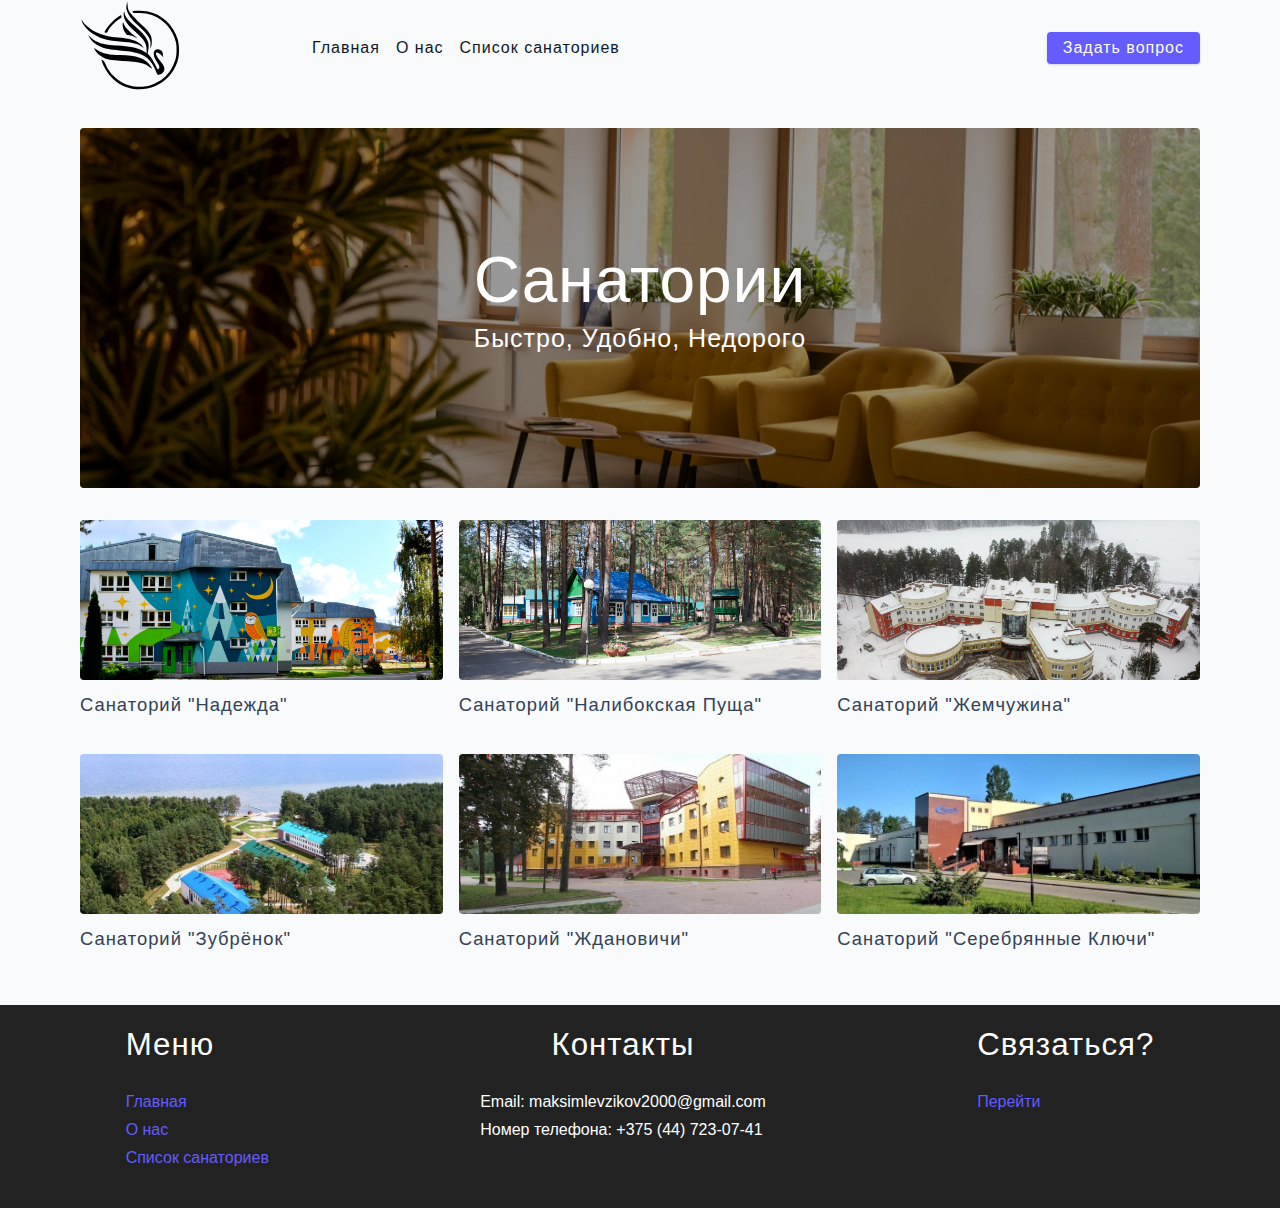
<file: index.html>
<!DOCTYPE html>
<html lang="en">
  <head>
    <meta charset="UTF-8" />
    <meta http-equiv="X-UA-Compatible" content="IE=edge" />
    <meta name="viewport" content="width=device-width, initial-scale=1.0" />
    <title>Санатории || Главная</title>
    <!-- favicon -->
    <link rel="shortcut icon" href="./assets/favicon.ico" type="image/x-icon" />
    <!-- normalize -->
    <link rel="stylesheet" href="./css/normalize.css" />
    <link
      rel="stylesheet"
      href="https://cdnjs.cloudflare.com/ajax/libs/font-awesome/5.14.0/css/all.min.css" />
    <script defer src="./js/burger.js"></script>
    <!-- main css -->
    <link rel="stylesheet" href="./css/main.css" />
    <link href='https://fonts.googleapis.com/css?family=Raleway' rel='stylesheet'>
  </head>
  <body>
    <!-- nav  -->
    <nav class="navbar">
      <div class="nav-center">
        <div class="nav-header">
          <a href="index.html" class="nav-logo">
            <img src="./assets/logo.svg" alt="sanatoriy" />
          </a>
          <button class="nav-btn btn">
            <i class="fas fa-align-justify"></i>
          </button>
        </div>
        <div class="nav-links">
          <a href="index.html" class="nav-link"> Главная </a>
          <a href="about.html" class="nav-link"> О нас </a>
          <a href="tags.html" class="nav-link"> Список санаториев </a>

          <div class="nav-link contact-link">
            <a href="contact.html" class="btn"> Задать вопрос </a>
          </div>
        </div>
      </div>
    </nav>
    <!-- end of nav -->
    <!-- main -->
    <main class="page">
      <!-- header -->
      <header class="hero">
        <div class="hero-container">
          <div class="hero-text">
            <h1>Санатории</h1>
            <h4>Быстро, удобно, недорого</h4>
          </div>
        </div>
      </header>
      <!-- end of header -->
      <section class="sanatoriys-container">
        <div class="sanatoriys-list">
          <a href="description.html#1" class="sanatoriy">
            <img src="./assets/sanatoriy1.jpg" class="img sanatoriy-img" alt="" />
            <h5>Санаторий "Надежда"</h5>
            <p></p>
          </a>
          <a href="description.html#2" class="sanatoriy">
            <img src="./assets/sanatoriy2.jpg" class="img sanatoriy-img" alt="" />
            <h5>Санаторий "Налибокская пуща"</h5>
            <p></p>
          </a>
          <a href="description.html#3" class="sanatoriy">
            <img src="./assets/sanatoriy3.jpg" class="img sanatoriy-img" alt="" />
            <h5>Санаторий "Жемчужина"</h5>
            <p></p>
          </a>
          <a href="description.html#4" class="sanatoriy">
            <img src="./assets/sanatoriy4.jpg" class="img sanatoriy-img" alt="" />
            <h5>Санаторий "Зубрёнок"</h5>
            <p></p>
          </a>
          <a href="description.html" class="sanatoriy">
            <img src="./assets/sanatoriy5.jpg" class="img sanatoriy-img" alt="" />
            <h5>Санаторий "Ждановичи"</h5>
            <p></p>
          </a>
          <a href="description.html" class="sanatoriy">
            <img src="./assets/sanatoriy6.jpg" class="img sanatoriy-img" alt="" />
            <h5>Санаторий "Серебрянные ключи"</h5>
            <p></p>
          </a>
        </div>
      </section>
    </main>
    <!-- end of main -->
    <!-- footer -->
    <footer class="page-footer">
      <div class="footer-navigation">
        <h3>Меню</h3>
        <ul>
          <li><a href="index.html">Главная</a></li>
          <li><a href="about.html">О нас</a></li>
          <li><a href="tags.html">Список санаториев</a></li>
        </ul>
      </div>
      <div class="footer-contact">
        <h3>Контакты</h3>
        <p>Email: maksimlevzikov2000@gmail.com</p>
        <p>Номер телефона: +375 (44) 723-07-41</p>
      </div>
      <div class="footer-social">
        <h3>Связаться?</h3>
        <ul>
          <li><a href="contact.html">Перейти</a></li>
        </ul>
      </div>
    </footer>
    <!-- </footer> -->
  </body>
</html>
</file>
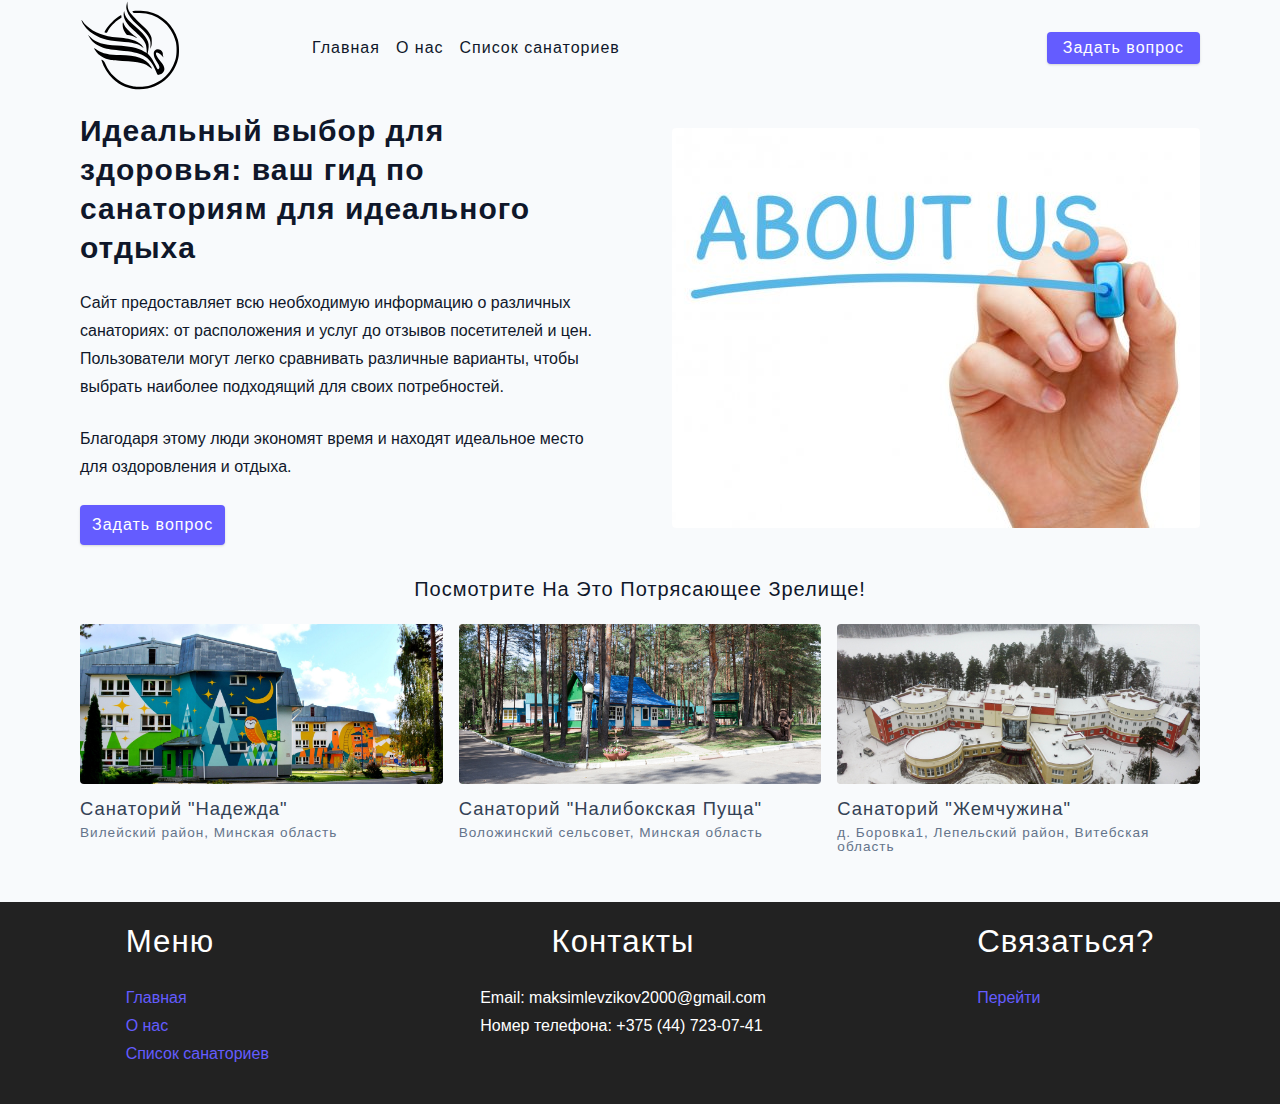
<file: about.html>
<!DOCTYPE html>
<html lang="en">
  <head>
    <meta charset="UTF-8" />
    <meta http-equiv="X-UA-Compatible" content="IE=edge" />
    <meta name="viewport" content="width=device-width, initial-scale=1.0" />
    <title>Санатории || О нас</title>
    <!-- favicon -->
    <link rel="shortcut icon" href="./assets/favicon.ico" type="image/x-icon" />
    <!-- normalize -->
    <link rel="stylesheet" href="./css/normalize.css" />
    <link
      rel="stylesheet"
      href="https://cdnjs.cloudflare.com/ajax/libs/font-awesome/5.14.0/css/all.min.css"/>
    <script defer src="./js/burger.js"></script>
    <!-- main css -->
    <link rel="stylesheet" href="./css/main.css" />
    <link href='https://fonts.googleapis.com/css?family=Raleway' rel='stylesheet'>
  </head>
  <body>
    <!-- header  -->
    <header>
      <nav class="navbar">
        <div class="nav-center">
          <div class="nav-header">
            <a href="index.html" class="nav-logo">
              <img src="./assets/logo.svg" alt="sanatoriy" />
            </a>
            <button class="nav-btn btn">
              <i class="fas fa-align-justify"></i>
            </button>
          </div>
          <div class="nav-links">
            <a href="index.html" class="nav-link"> Главная </a>
            <a href="about.html" class="nav-link"> О нас </a>
            <a href="tags.html" class="nav-link"> Список санаториев </a>
  
            <div class="nav-link contact-link">
              <a href="contact.html" class="btn"> Задать вопрос </a>
            </div>
          </div>
        </div>
      </nav>
    </header>
      <!-- end of header -->
    <main class="page">
      <section class="about-page">
        <article>
          <h2>Идеальный выбор для здоровья: ваш гид по санаториям для идеального отдыха</h2>
          <p>
            Сайт предоставляет всю необходимую информацию о различных санаториях: от расположения и услуг до отзывов посетителей и цен.
             Пользователи могут легко сравнивать различные варианты, чтобы выбрать наиболее подходящий для своих потребностей. 
          </p>
          <p>
            Благодаря этому люди экономят время и находят идеальное место для оздоровления и отдыха.
          </p>
          <a href="contact.html" class="btn"> Задать вопрос </a>
        </article>
        <!-- needs fixes -->
        <img
          src="./assets/about.jpg"
          class="img about-img"/>
      </section>
      <section class="featured-sanatoriys">
        <h5 class="featured-title">Посмотрите На Это Потрясающее Зрелище!</h5>
        <div class="sanatoriys-list">
          <!-- single sanatoriy -->
          <a href="description.html#1" class="sanatoriy">
            <img
              src="./assets/sanatoriy1.jpg"
              class="img sanatoriy-img"
              alt=""
            />
            <h5>Санаторий "Надежда"</h5>
            <p>Вилейский район, Минская область</p>
          </a>
          <!-- end of single sanatoriy -->
          <!-- single sanatoriy -->
          <a href="description.html#2" class="sanatoriy">
            <img
              src="./assets/sanatoriy2.jpg"
              class="img sanatoriy-img"
              alt=""
            />
            <h5>Санаторий "Налибокская пуща"</h5>
            <p>Воложинский сельсовет, Минская область</p>
          </a>
          <!-- end of single sanatoriy -->
          <!-- single sanatoriy -->
          <a href="description.html#3" class="sanatoriy">
            <img
              src="./assets/sanatoriy3.jpg"
              class="img sanatoriy-img"
              alt=""
            />
            <h5>Санаторий "Жемчужина"</h5>
            <p>д. Боровка1, Лепельский район, Витебская область</p>
          </a>
          <!-- end of single sanatoriy -->
        </div>
      </section>
    </main>
    <!-- footer -->
    <footer class="page-footer">
      <div class="footer-navigation">
        <h3>Меню</h3>
        <ul>
          <li><a href="index.html">Главная</a></li>
          <li><a href="about.html">О нас</a></li>
          <li><a href="tags.html">Список санаториев</a></li>
        </ul>
      </div>
      <div class="footer-contact">
        <h3>Контакты</h3>
        <p>Email: maksimlevzikov2000@gmail.com</p>
        <p>Номер телефона: +375 (44) 723-07-41</p>
      </div>
      <div class="footer-social">
        <h3>Связаться?</h3>
        <ul>
          <li><a href="contact.html">Перейти</a></li>
        </ul>
      </div>
    </footer>
    <!-- </footer> -->
  </body>
</html>
</file>
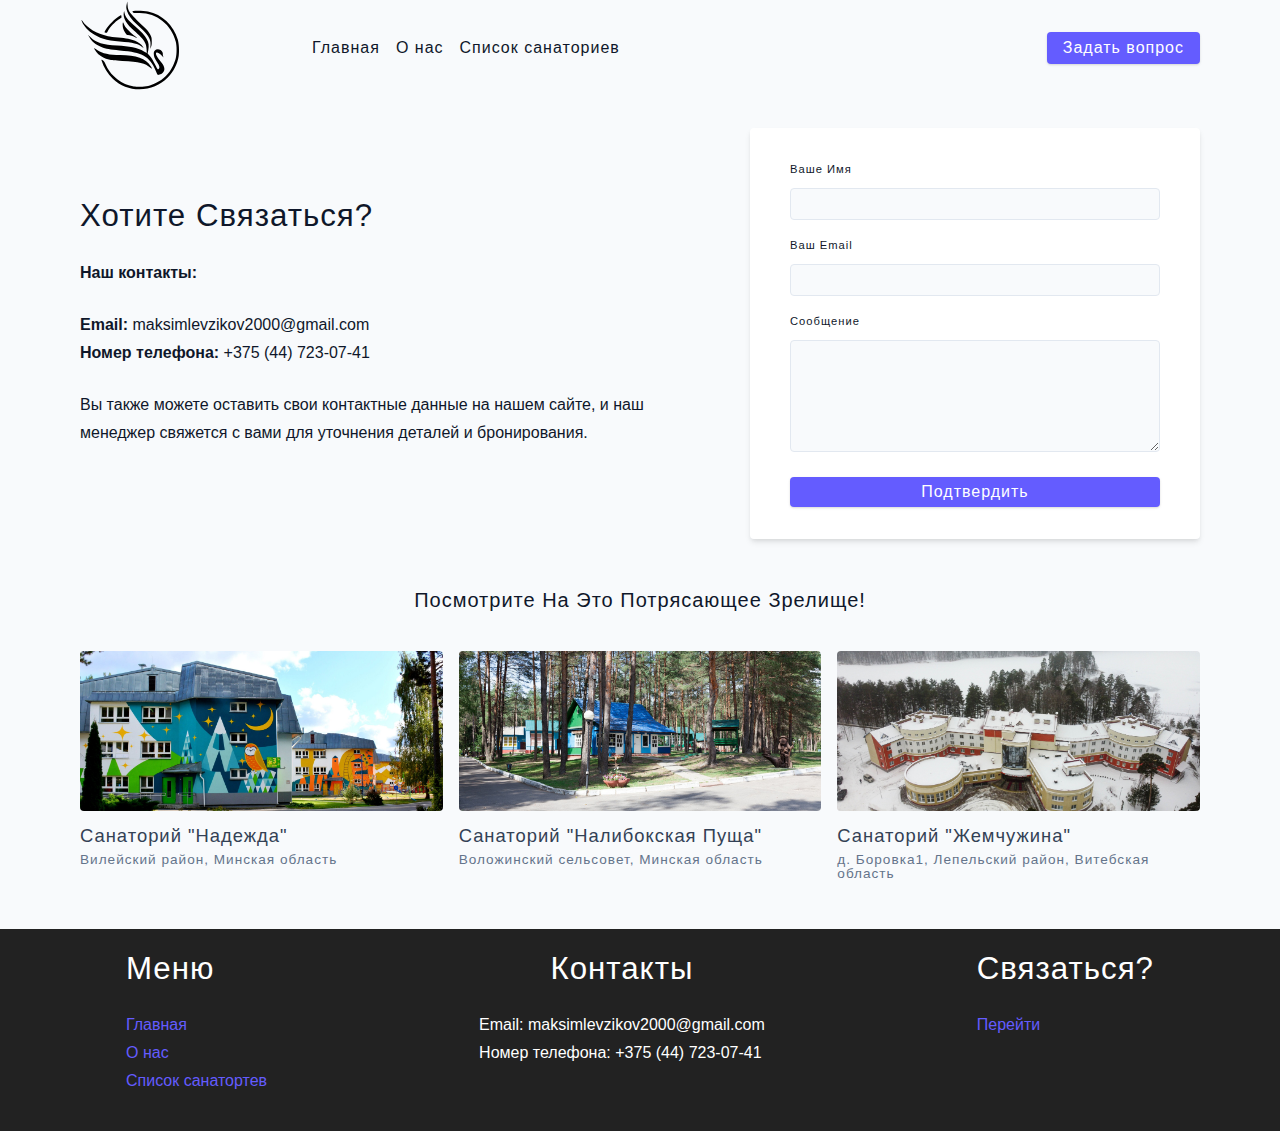
<file: contact.html>
<!DOCTYPE html>
<html lang="en">
  <head>
    <meta charset="UTF-8" />
    <meta http-equiv="X-UA-Compatible" content="IE=edge" />
    <meta name="viewport" content="width=device-width, initial-scale=1.0" />
    <title>Санатории || Задать вопрос</title>
    <!-- favicon -->
    <link rel="shortcut icon" href="./assets/favicon.ico" type="image/x-icon" />
    <!-- normalize -->
    <link rel="stylesheet" href="./css/normalize.css" />
    <link
      rel="stylesheet"
      href="https://cdnjs.cloudflare.com/ajax/libs/font-awesome/5.14.0/css/all.min.css"/>
    <script defer src="./js/burger.js"></script>
    <script defer src="./js/validate.js"></script>
    <!-- main css -->
    <link rel="stylesheet" href="./css/main.css" />
    <link href='https://fonts.googleapis.com/css?family=Raleway' rel='stylesheet'>
  </head>
  <body>
    <!-- header  -->
    <header>
      <nav class="navbar">
        <div class="nav-center">
          <div class="nav-header">
            <a href="index.html" class="nav-logo">
              <img src="./assets/logo.svg" alt="sanatoriy" />
            </a>
            <button class="nav-btn btn">
              <i class="fas fa-align-justify"></i>
            </button>
          </div>
          <div class="nav-links">
            <a href="index.html" class="nav-link"> Главная </a>
            <a href="about.html" class="nav-link"> О нас </a>
            <a href="tags.html" class="nav-link"> Список санаториев </a>
  
            <div class="nav-link contact-link">
              <a href="contact.html" class="btn"> Задать вопрос </a>
            </div>
          </div>
        </div>
      </nav>
    </header>
      <!-- end of header -->
    <main class="page">
     <section class="contact-container">
          <article class="contact-info">
            <h3>Хотите связаться?</h3>
            <p>
              <strong>Наш контакты:</strong>
            </p>
            <p>
              <strong>Email:</strong> maksimlevzikov2000@gmail.com <br>
              <strong>Номер телефона:</strong> +375 (44) 723-07-41
            </p>
            <p>
              Вы также можете оставить свои контактные данные на нашем сайте,
              и наш менеджер свяжется с вами для уточнения деталей и бронирования.
            </p>
          </article>
          <article>
            <form class="form contact-form" id="contactForm" onsubmit="return validateForm()">
              <div class="form-row">
                <label for="name" class="form-label">Ваше имя</label>
                <input type="text" name="name" id="name" class="form-input" required />
              </div>
              <div class="form-row">
                <label for="email" class="form-label">Ваш email</label>
                <input type="email" name="email" id="email" class="form-input" required />
              </div>
              <div class="form-row">
                <label for="message" class="form-label">Сообщение</label>
                <textarea name="message" id="message" class="form-textarea" required></textarea>
              </div>
              <button type="submit" class="btn btn-block">
                Подтвердить
              </button>
            </form>
          </article>
        </section>
     <!-- featured sanatoriys -->
      <section class="sanatoriys-container">
        <h5 class="featured-title">Посмотрите на это потрясающее зрелище!</h5>
      <div class="sanatoriys-list">
        <a href="description.html#1" class="sanatoriy">
          <img
            src="./assets/sanatoriy1.jpg"
            class="img sanatoriy-img"
            alt=""
          />
          <h5>Санаторий "Надежда"</h5>
          <p>Вилейский район, Минская область</p>
        </a>
        <a href="description.html#2" class="sanatoriy">
          <img
            src="./assets/sanatoriy2.jpg"
            class="img sanatoriy-img"
            alt=""
          />
          <h5>Санаторий "Налибокская пуща"</h5>
          <p>Воложинский сельсовет, Минская область</p>
        </a>
        <a href="description.html#3" class="sanatoriy">
          <img
            src="./assets/sanatoriy3.jpg"
            class="img sanatoriy-img"
            alt=""
          />
          <h5>Санаторий "Жемчужина"</h5>
          <p>д. Боровка1, Лепельский район, Витебская область</p>
        </a>
      </div>
    </section>
    </main>
    <!-- footer -->
    <footer class="page-footer">
      <div class="footer-navigation">
        <h3>Меню</h3>
        <ul>
          <li><a href="index.html">Главная</a></li>
          <li><a href="about.html">О нас</a></li>
          <li><a href="tags.html">Список санатортев </a></li>
        </ul>
      </div>
      <div class="footer-contact">
        <h3>Контакты</h3>
        <p>Email: maksimlevzikov2000@gmail.com</p>
        <p>Номер телефона: +375 (44) 723-07-41</p>
      </div>
      <div class="footer-social">
        <h3>Связаться?</h3>
        <ul>
          <li><a href="contact.html">Перейти</a></li>
        </ul>
      </div>
    </footer>
  </body>
</html>
</file>
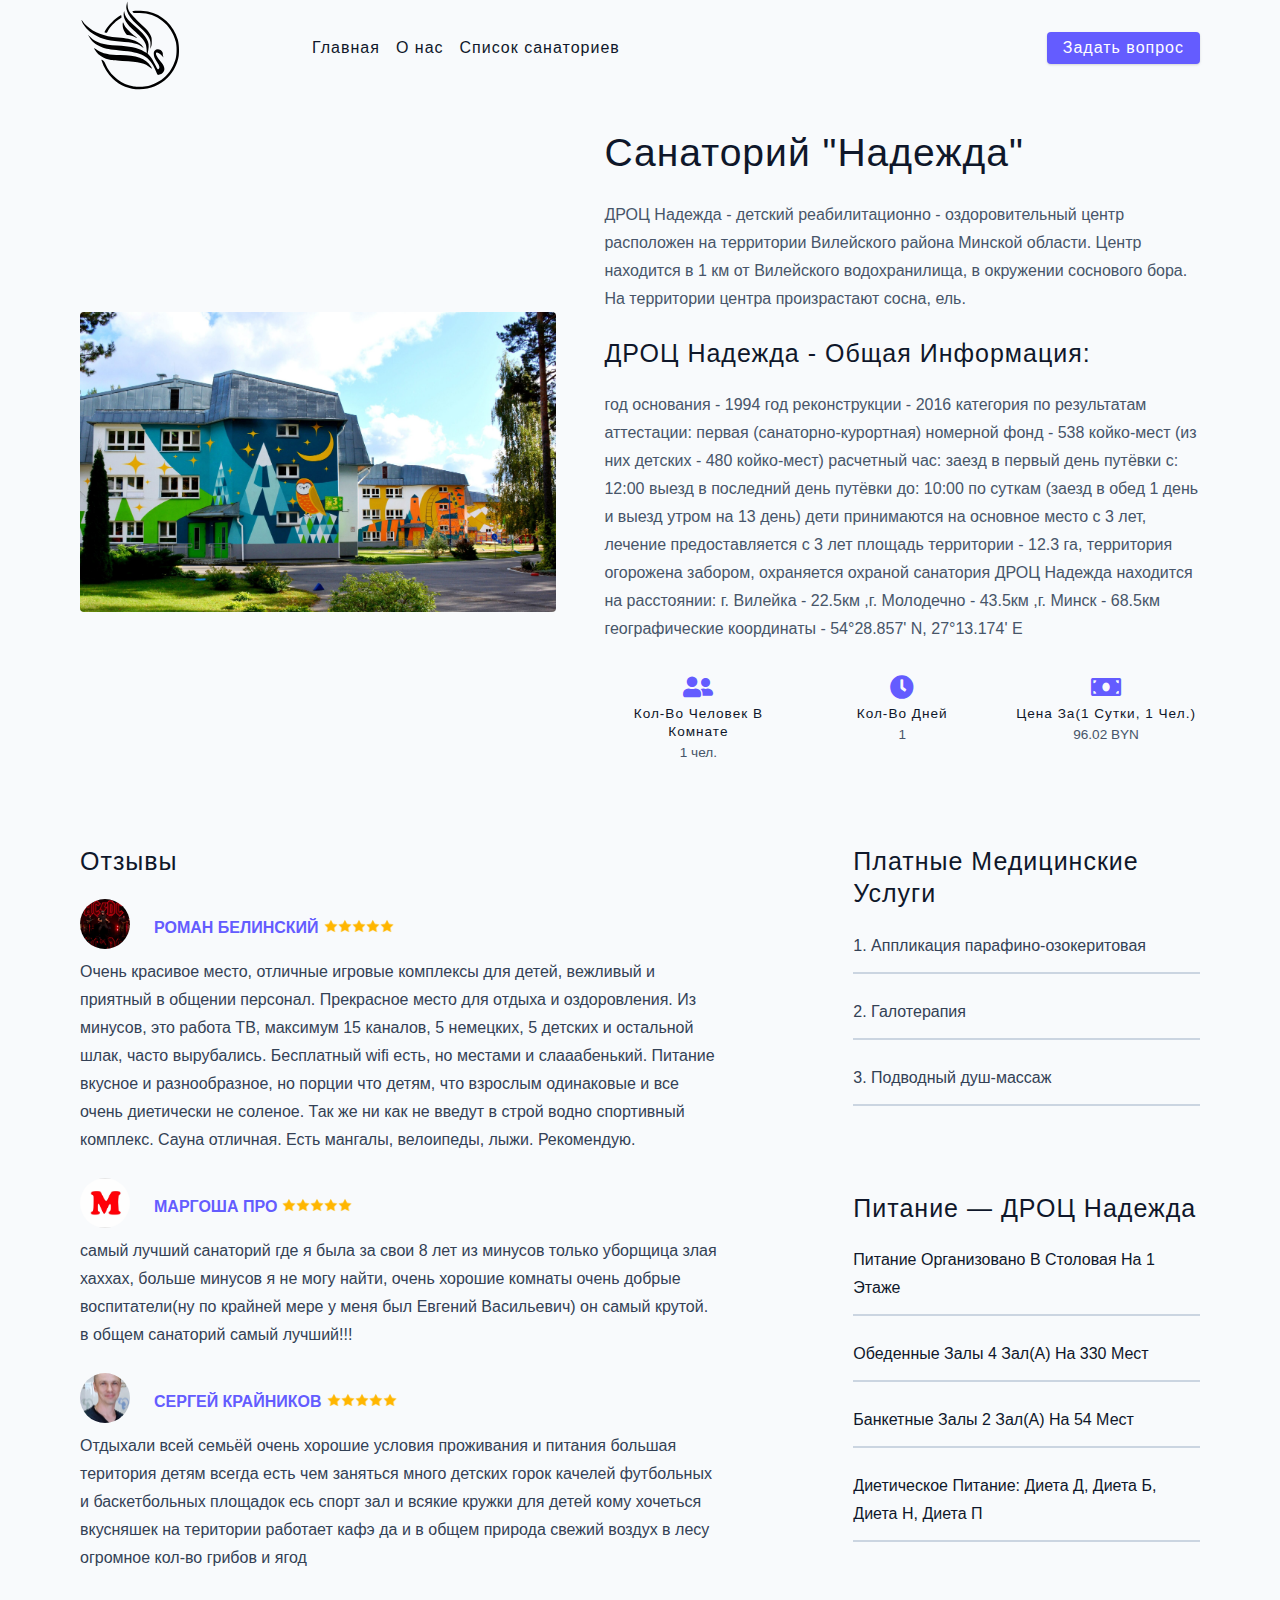
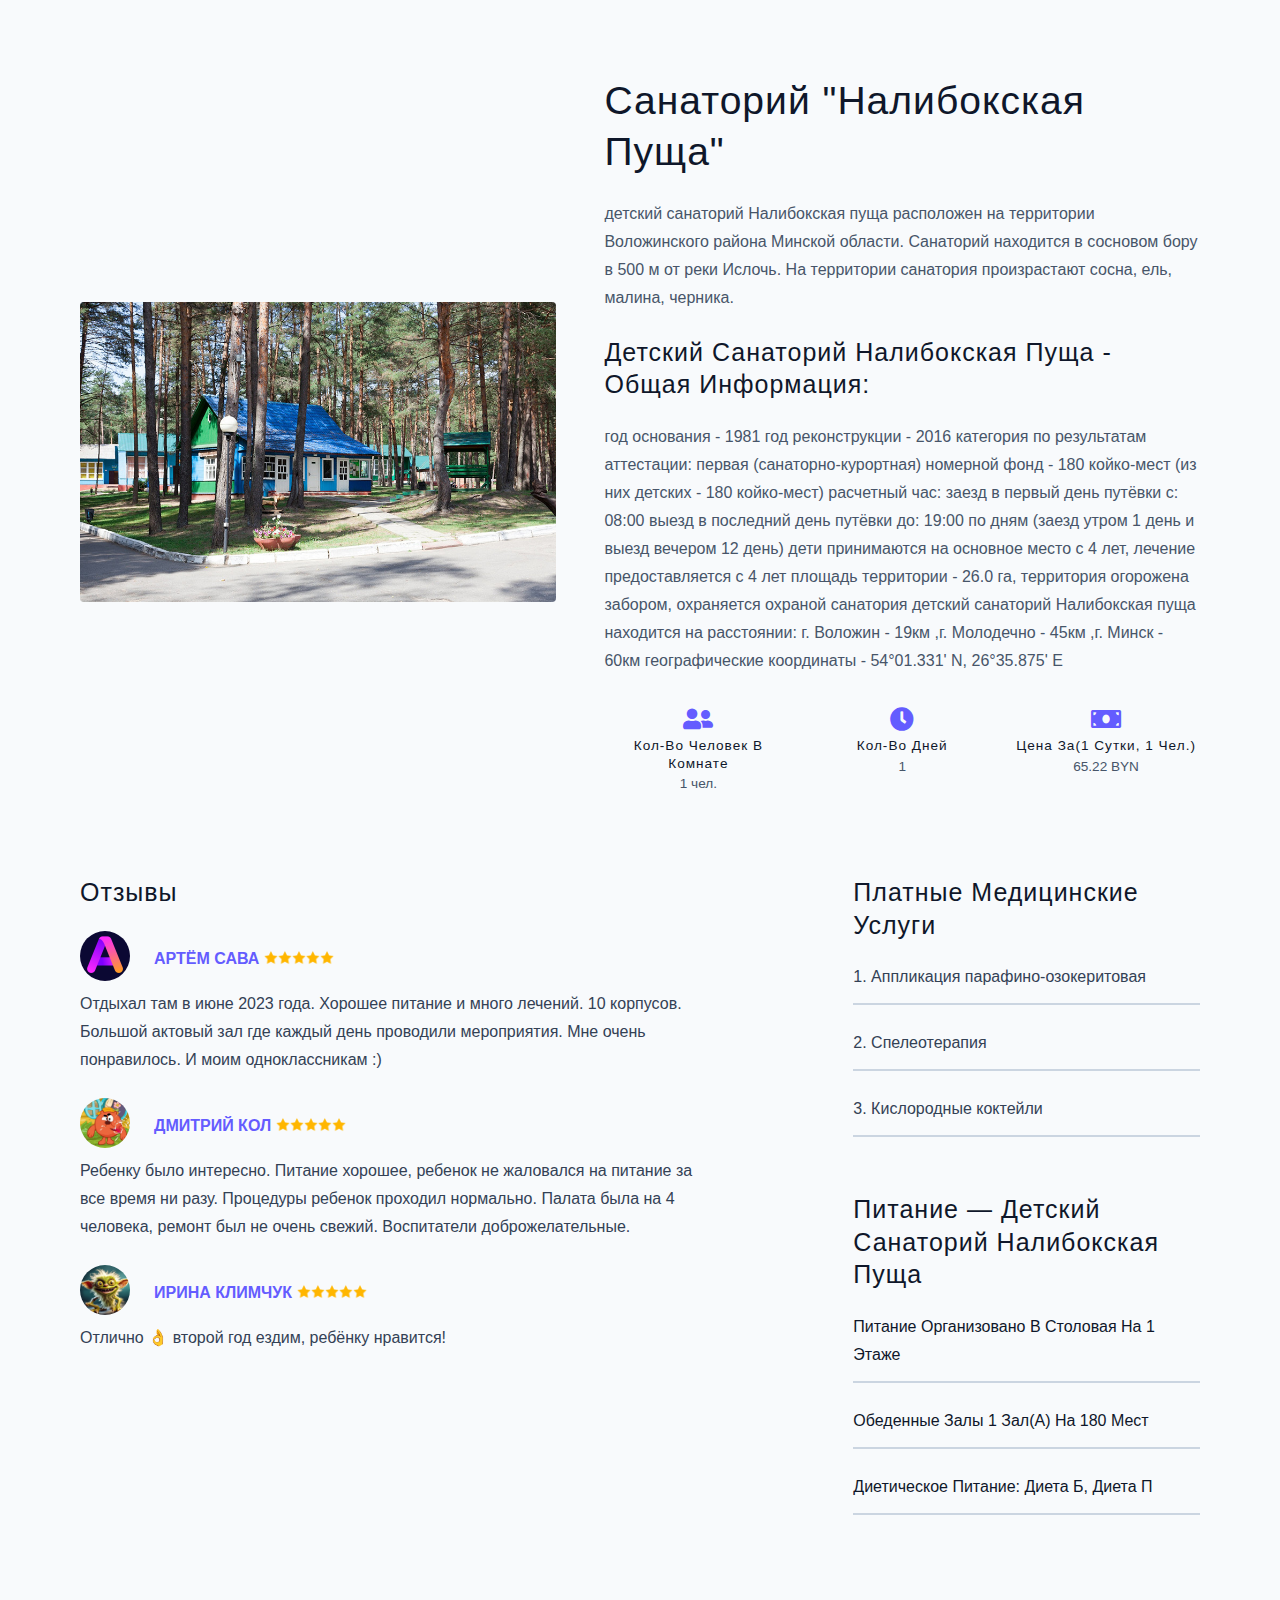
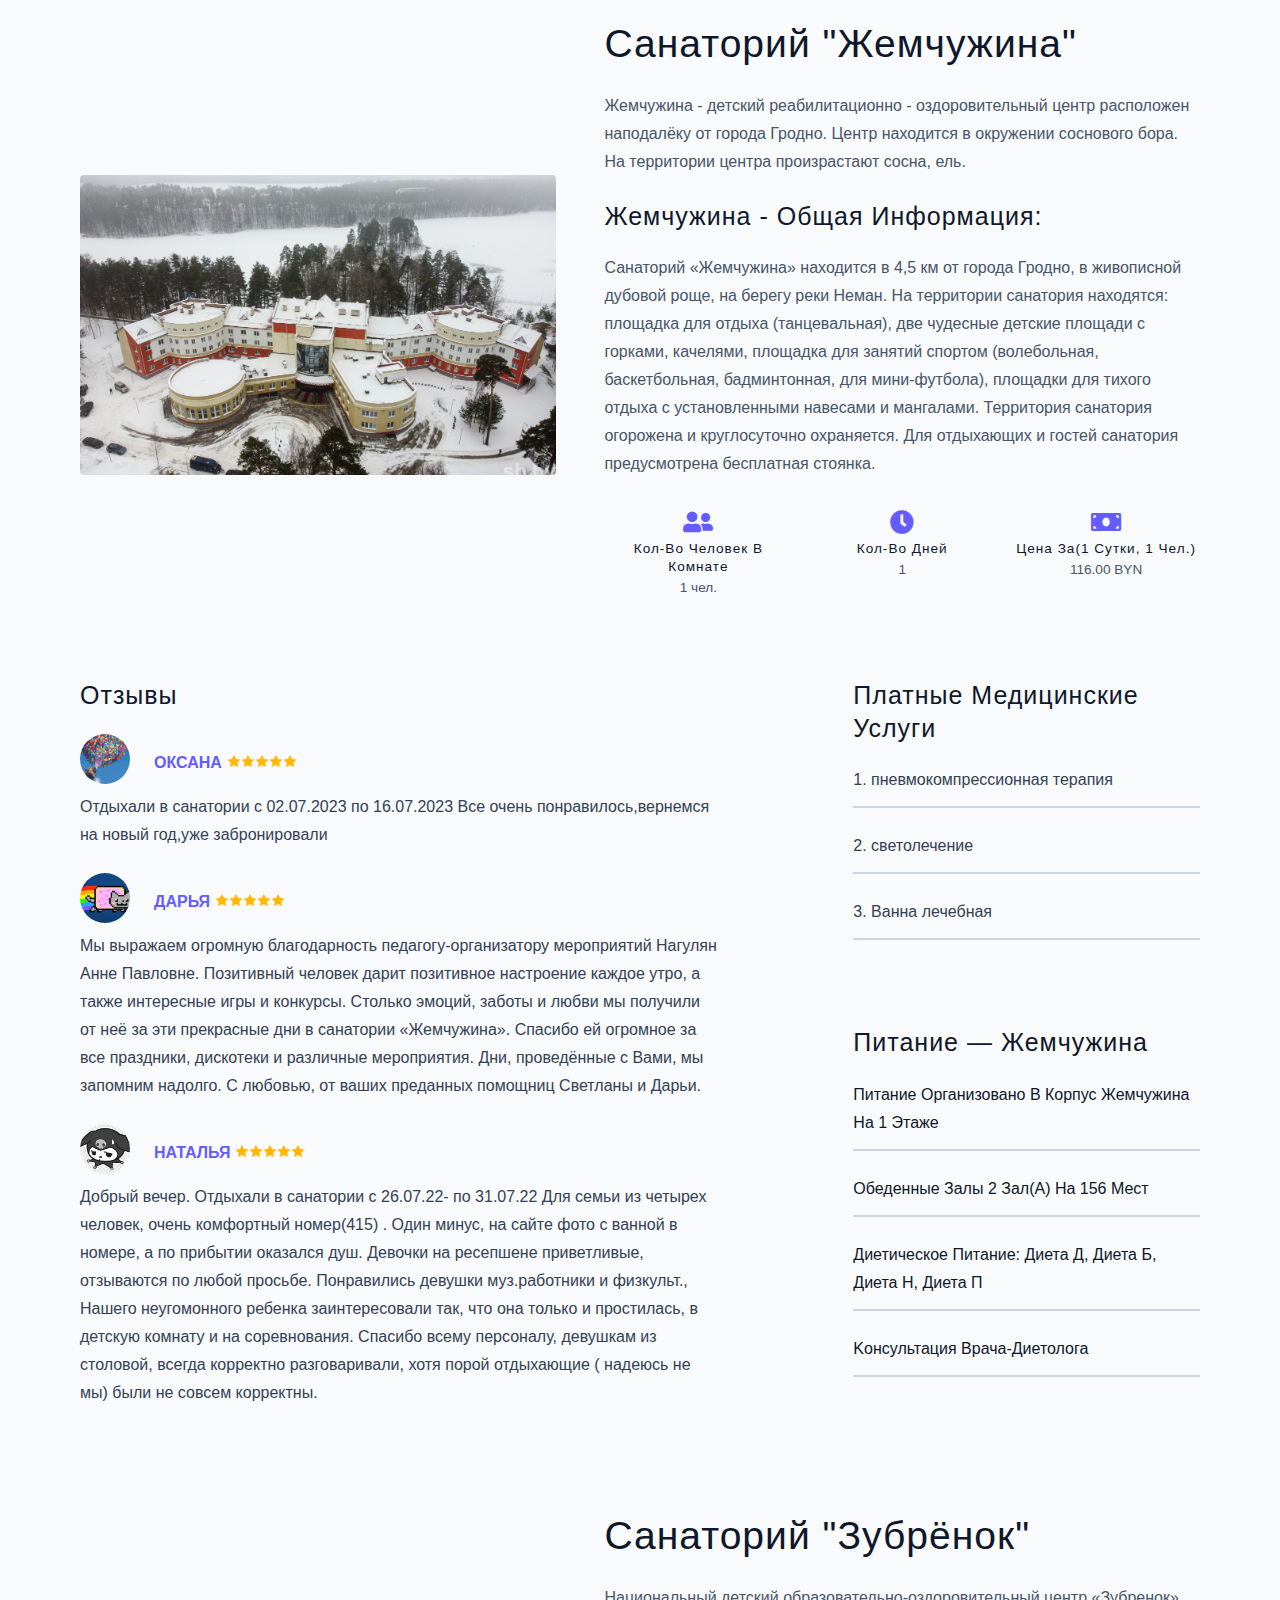
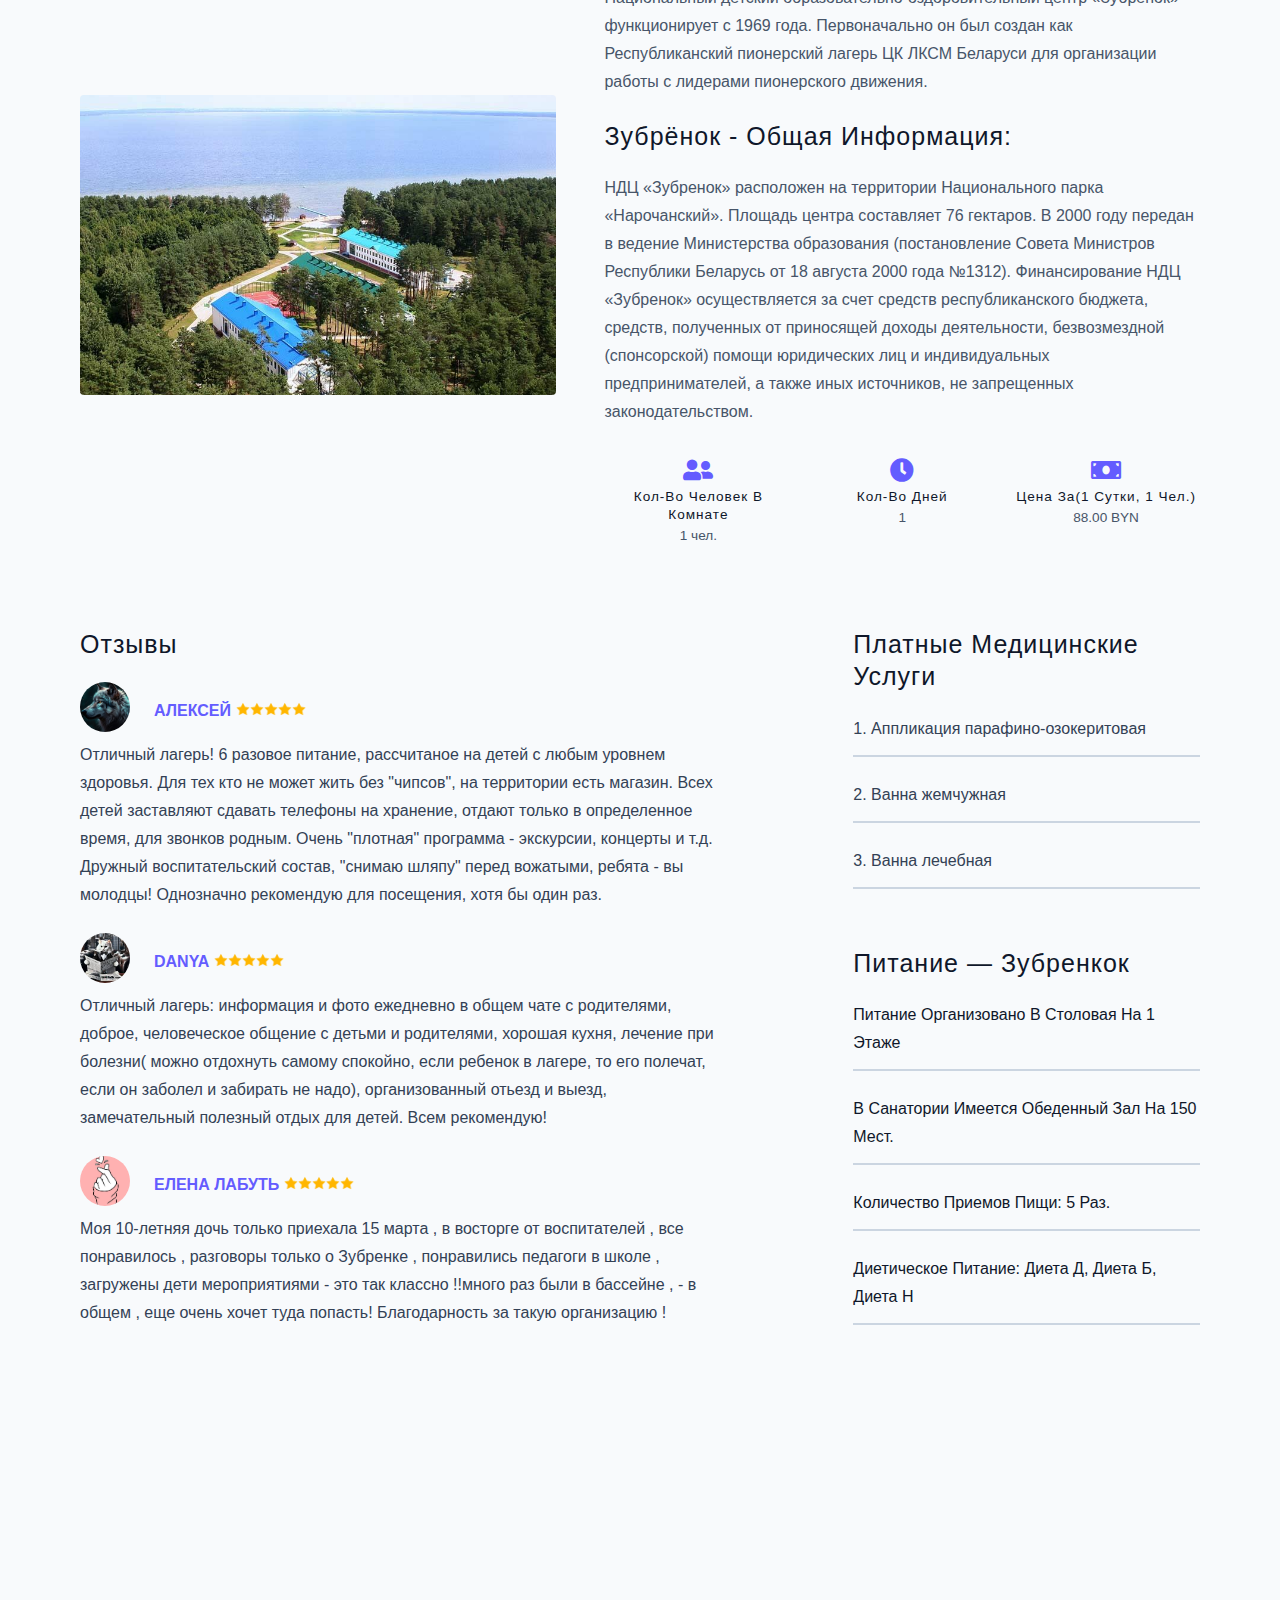
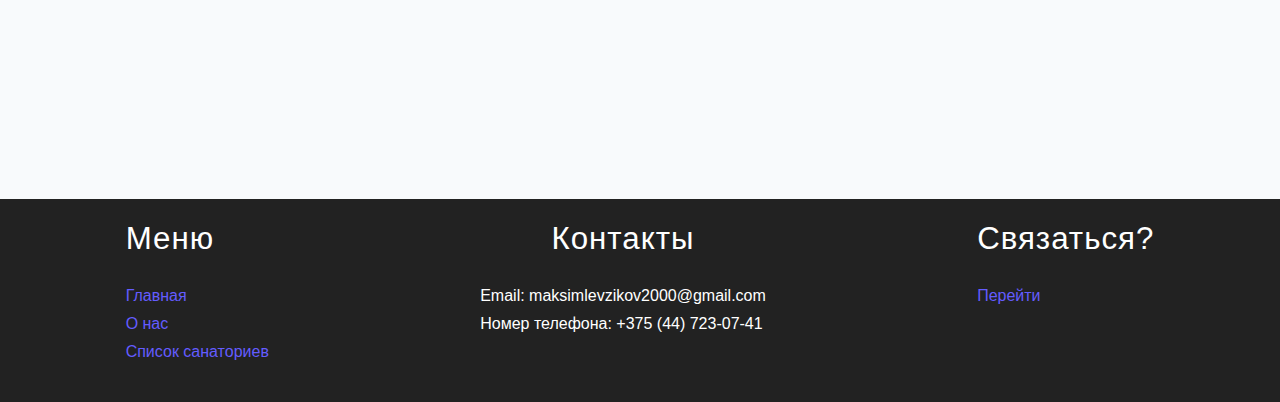
<file: description.html>
<!DOCTYPE html>
<html lang="en">
  <head>
    <meta charset="UTF-8" />
    <meta http-equiv="X-UA-Compatible" content="IE=edge" />
    <meta name="viewport" content="width=device-width, initial-scale=1.0" />
    <title>Санатории || Описание</title>
    <script src="https://api-maps.yandex.ru/2.1/?apikey=ваш_ключ_апи&lang=ru_RU" type="text/javascript"></script>
    <script defer src="./js/app.js"></script>
    <script defer src="./js/burger.js"></script>
    <!-- favicon -->
    <link rel="shortcut icon" href="./assets/favicon.ico" type="image/x-icon" />
    <!-- normalize -->
    <link rel="stylesheet" href="./css/normalize.css" />
    <link
      rel="stylesheet"
      href="https://cdnjs.cloudflare.com/ajax/libs/font-awesome/5.14.0/css/all.min.css"/>
    <script defer src="./js/burger.js"></script>
    <script defer src="./js/validate.js"></script>
    
    <!-- main css -->
    <link rel="stylesheet" href="./css/main.css" />
    <link href='https://fonts.googleapis.com/css?family=Raleway' rel='stylesheet'>
  </head>
  <body>
    <!-- header  -->
    <header>
      <nav class="navbar">
        <div class="nav-center">
          <div class="nav-header">
            <a href="index.html" class="nav-logo">
              <img src="./assets/logo.svg" alt="sanatoriy" />
            </a>
            <button class="nav-btn btn">
              <i class="fas fa-align-justify"></i>
            </button>
          </div>
          <div class="nav-links">
            <a href="index.html" class="nav-link"> Главная </a>
            <a href="about.html" class="nav-link"> О нас </a>
            <a href="tags.html" class="nav-link"> Список санаториев </a>
  
            <div class="nav-link contact-link">
              <a href="contact.html" class="btn"> Задать вопрос </a>
            </div>
          </div>
        </div>
      </nav>
    </header>
      <!-- end of header -->
    <main class="page" id="1">
      <div class="sanatoriy-page">
        <section class="sanatoriy-hero">
          <img src="./assets/sanatoriy1.jpg" class="img sanatoriy-hero-img" />
          <article class="sanatoriy-info">
            <h2>санаторий "надежда"</h2>
            <p>
              ДРОЦ Надежда - детский реабилитационно - оздоровительный центр
              расположен на территории Вилейского района Минской области. Центр
              находится в 1 км от Вилейского водохранилища, в окружении
              соснового бора. На территории центра произрастают сосна, ель.
            </p>
            <h4>ДРОЦ Надежда - общая информация:</h4>
            <p>
              год основания - 1994 год реконструкции - 2016 категория по
              результатам аттестации: первая (санаторно-курортная) номерной фонд
              - 538 койко-мест (из них детских - 480 койко-мест) расчетный час:
              заезд в первый день путёвки с: 12:00 выезд в последний день
              путёвки до: 10:00 по суткам (заезд в обед 1 день и выезд утром на
              13 день) дети принимаются на основное место с 3 лет, лечение
              предоставляется с 3 лет площадь территории - 12.3 га, территория
              огорожена забором, охраняется охраной санатория ДРОЦ Надежда
              находится на расстоянии: г. Вилейка - 22.5км ,г. Молодечно -
              43.5км ,г. Минск - 68.5км географические координаты - 54°28.857'
              N, 27°13.174' E
            </p>
            <div class="sanatoriy-icons">
              <article>
                <i class="fas fa-user-friends"></i>
                <h5>Кол-во человек в комнате</h5>
                <p>1 чел.</p>
              </article>
              <article>
                <i class="fas fa-clock"></i>
                <h5>кол-во дней</h5>
                <p>1</p>
              </article>
              <article>
                <i class="fas fa-money-bill"></i>
                <h5>Цена за(1 сутки, 1 чел.)</h5>
                <p>96.02 BYN</p>
              </article>
            </div>
          </article>
        </section>
        <!-- content -->
        <section class="sanatoriy-content">
          <article>
            <h4>Отзывы</h4>
            <!-- instruction -->
            <div class="instruction">
              <header>
                <span class="circle-image">
                  <img src="assets/3.jpg" />
                </span>
                <p>
                  Роман Белинский<img
                    class="otziv"
                    src="assets/star.png"
                    width="70px"
                  />
                </p>
              </header>
              <p>
                Очень красивое место, отличные игровые комплексы для детей,
                вежливый и приятный в общении персонал. Прекрасное место для
                отдыха и оздоровления. Из минусов, это работа ТВ, максимум 15
                каналов, 5 немецких, 5 детских и остальной шлак, часто
                вырубались. Бесплатный wifi есть, но местами и слааабенький.
                Питание вкусное и разнообразное, но порции что детям, что
                взрослым одинаковые и все очень диетически не соленое. Так же ни
                как не введут в строй водно спортивный комплекс. Сауна отличная.
                Есть мангалы, велоипеды, лыжи. Рекомендую.
              </p>
            </div>
            <!-- end of instruction -->
            <!-- instruction -->
            <div class="instruction">
              <header>
                <span class="circle-image">
                  <img src="assets/2.jpg" />
                </span>
                <p>
                  Маргоша Про<img
                    class="otziv"
                    src="assets/star.png"
                    width="70px"
                  />
                </p>
              </header>
              <p>
                самый лучший санаторий где я была за свои 8 лет из минусов
                только уборщица злая хаххах, больше минусов я не могу найти,
                очень хорошие комнаты очень добрые воспитатели(ну по крайней
                мере у меня был Евгений Васильевич) он самый крутой. в общем
                санаторий самый лучший!!!
              </p>
            </div>
            <!-- end of instruction -->
            <!-- instruction -->
            <div class="instruction">
              <header>
                <span class="circle-image">
                  <img src="assets/1.jpg" />
                </span>
                <p>
                  Сергей Крайников<img
                    class="otziv"
                    src="assets/star.png"
                    width="70px"
                  />
                </p>
              </header>
              <p>
                Отдыхали всей семьёй очень хорошие условия проживания и питания
                большая територия детям всегда есть чем заняться много детских
                горок качелей футбольных и баскетбольных площадок есь спорт зал
                и всякие кружки для детей кому хочеться вкусняшек на територии
                работает кафэ да и в общем природа свежий воздух в лесу огромное
                кол-во грибов и ягод
              </p>
            </div>
            <!-- end of instruction -->
          </article>
          <article class="second-column">
            <div>
              <h4>Платные медицинские услуги</h4>
              <p class="medical">
                1. Аппликация парафино-озокеритовая
              </p>
              <p class="medical">2. Галотерапия</p>
              <p class="medical">3. Подводный душ-массаж</p>
            </div>
            <div>
              <h4>Питание — ДРОЦ Надежда</h4>
              <p class="food">
                Питание организовано в столовая на 1 этаже
              </p>
              <p class="food">Обеденные залы 4 зал(а) на 330 мест</p>
              <p class="food">Банкетные залы 2 зал(а) на 54 мест</p>
              <p class="food">
                Диетическое питание: Диета Д, Диета Б, Диета H, Диета П
              </p>
            </div>
          </article>
        </section>
      </div>
    </main>
    <main class="page" id="2">
      <div class="sanatoriy-page">
        <section class="sanatoriy-hero">
          <img src="./assets/sanatoriy2.jpg" class="img sanatoriy-hero-img" />
          <article class="sanatoriy-info">
            <h2>санаторий "Налибокская пуща"</h2>
            <p>
              детский санаторий Налибокская пуща расположен на территории
              Воложинского района Минской области. Санаторий находится в
              сосновом бору в 500 м от реки Ислочь. На территории санатория
              произрастают сосна, ель, малина, черника.
            </p>
            <h4>детский санаторий Налибокская пуща - общая информация:</h4>
            <p>
              год основания - 1981 год реконструкции - 2016 категория по
              результатам аттестации: первая (санаторно-курортная) номерной фонд
              - 180 койко-мест (из них детских - 180 койко-мест) расчетный час:
              заезд в первый день путёвки с: 08:00 выезд в последний день
              путёвки до: 19:00 по дням (заезд утром 1 день и выезд вечером 12
              день) дети принимаются на основное место с 4 лет, лечение
              предоставляется с 4 лет площадь территории - 26.0 га, территория
              огорожена забором, охраняется охраной санатория детский санаторий
              Налибокская пуща находится на расстоянии: г. Воложин - 19км ,г.
              Молодечно - 45км ,г. Минск - 60км географические координаты -
              54°01.331' N, 26°35.875' E
            </p>
            <div class="sanatoriy-icons">
              <article>
                <i class="fas fa-user-friends"></i>
                <h5>Кол-во человек в комнате</h5>
                <p>1 чел.</p>
              </article>
              <article>
                <i class="fas fa-clock"></i>
                <h5>кол-во дней</h5>
                <p>1</p>
              </article>
              <article>
                <i class="fas fa-money-bill"></i>
                <h5>Цена за(1 сутки, 1 чел.)</h5>
                <p>65.22 BYN</p>
              </article>
            </div>
          </article>
        </section>
        <!-- content -->
        <section class="sanatoriy-content">
          <article>
            <h4>Отзывы</h4>
            <!-- instruction -->
            <div class="instruction">
              <header>
                <span class="circle-image">
                  <img src="assets/4.jpg" />
                </span>
                <p>
                  Артём Сава<img
                    class="otziv"
                    src="assets/star.png"
                    width="70px"
                  />
                </p>
              </header>
              <p>
                Отдыхал там в июне 2023 года. Хорошее питание и много лечений.
                10 корпусов. Большой актовый зал где каждый день проводили
                мероприятия. Мне очень понравилось. И моим одноклассникам :)
              </p>
            </div>
            <!-- end of instruction -->
            <!-- instruction -->
            <div class="instruction">
              <header>
                <span class="circle-image">
                  <img src="assets/5.jpg" />
                </span>
                <p>
                  Дмитрий Кол<img
                    class="otziv"
                    src="assets/star.png"
                    width="70px"
                  />
                </p>
              </header>
              <p>
                Ребенку было интересно. Питание хорошее, ребенок не жаловался на
                питание за все время ни разу. Процедуры ребенок проходил
                нормально. Палата была на 4 человека, ремонт был не очень
                свежий. Воспитатели доброжелательные.
              </p>
            </div>
            <!-- end of instruction -->
            <!-- instruction -->
            <div class="instruction">
              <header>
                <span class="circle-image">
                  <img src="assets/6.jpg" />
                </span>
                <p>
                  Ирина Климчук<img
                    class="otziv"
                    src="assets/star.png"
                    width="70px"
                  />
                </p>
              </header>
              <p>Отлично 👌 второй год ездим, ребёнку нравится!</p>
            </div>
            <!-- end of instruction -->
          </article>
          <article class="second-column">
            <div>
              <h4>Платные медицинские услуги</h4>
              <p class="medical">
                1. Аппликация парафино-озокеритовая
              </p>
              <p class="medical">2. Спелеотерапия</p>
              <p class="medical">3. Кислородные коктейли</p>
            </div>
            <div>
              <h4>Питание — детский санаторий Налибокская пуща</h4>
              <p class="food">
                Питание организовано в столовая на 1 этаже
              </p>
              <p class="food">Обеденные залы 1 зал(а) на 180 мест</p>
              <p class="food">Диетическое питание: Диета Б, Диета П</p>
            </div>
          </article>
        </section>
      </div>
    </main>
    <main class="page" id="3">
      <div class="sanatoriy-page">
        <section class="sanatoriy-hero">
          <img src="./assets/sanatoriy3.jpg" class="img sanatoriy-hero-img" />
          <article class="sanatoriy-info">
            <h2>санаторий "Жемчужина"</h2>
            <p>
              Жемчужина - детский реабилитационно - оздоровительный центр
              расположен наподалёку от города Гродно. Центр находится в
              окружении соснового бора. На территории центра произрастают сосна,
              ель.
            </p>
            <h4>Жемчужина - общая информация:</h4>
            <p>
              Санаторий «Жемчужина» находится в 4,5 км от города Гродно, в
              живописной дубовой роще, на берегу реки Неман. На территории
              санатория находятся: площадка для отдыха (танцевальная), две
              чудесные детские площади с горками, качелями, площадка для занятий
              спортом (волебольная, баскетбольная, бадминтонная, для
              мини-футбола), площадки для тихого отдыха с установленными
              навесами и мангалами. Территория санатория огорожена и
              круглосуточно охраняется. Для отдыхающих и гостей санатория
              предусмотрена бесплатная стоянка.
            </p>
            <div class="sanatoriy-icons">
              <article>
                <i class="fas fa-user-friends"></i>
                <h5>Кол-во человек в комнате</h5>
                <p>1 чел.</p>
              </article>
              <article>
                <i class="fas fa-clock"></i>
                <h5>кол-во дней</h5>
                <p>1</p>
              </article>
              <article>
                <i class="fas fa-money-bill"></i>
                <h5>Цена за(1 сутки, 1 чел.)</h5>
                <p>116.00 BYN</p>
              </article>
            </div>
          </article>
        </section>
        <!-- content -->
        <section class="sanatoriy-content">
          <article>
            <h4>Отзывы</h4>
            <!-- instruction -->
            <div class="instruction">
              <header>
                <span class="circle-image">
                  <img src="assets/7.jpg" />
                </span>
                <p>
                  Оксана<img class="otziv" src="assets/star.png" width="70px" />
                </p>
              </header>
              <p>
                Отдыхали в санатории с 02.07.2023 по 16.07.2023 Все очень
                понравилось,вернемся на новый год,уже забронировали
              </p>
            </div>
            <!-- end of instruction -->
            <!-- instruction -->
            <div class="instruction">
              <header>
                <span class="circle-image">
                  <img src="assets/8.jpg" />
                </span>
                <p>
                  Дарья<img class="otziv" src="assets/star.png" width="70px" />
                </p>
              </header>
              <p>
                Мы выражаем огромную благодарность педагогу-организатору
                мероприятий Нагулян Анне Павловне. Позитивный человек дарит
                позитивное настроение каждое утро, а также интересные игры и
                конкурсы. Столько эмоций, заботы и любви мы получили от неё за
                эти прекрасные дни в санатории «Жемчужина». Спасибо ей огромное
                за все праздники, дискотеки и различные мероприятия. Дни,
                проведённые с Вами, мы запомним надолго. С любовью, от ваших
                преданных помощниц Светланы и Дарьи.
              </p>
            </div>
            <!-- end of instruction -->
            <!-- instruction -->
            <div class="instruction">
              <header>
                <span class="circle-image">
                  <img src="assets/9.jpg" />
                </span>
                <p>
                  Наталья<img
                    class="otziv"
                    src="assets/star.png"
                    width="70px"
                  />
                </p>
              </header>
              <p>
                Добрый вечер. Отдыхали в санатории с 26.07.22- по 31.07.22 Для
                семьи из четырех человек, очень комфортный номер(415) . Один
                минус, на сайте фото с ванной в номере, а по прибытии оказался
                душ. Девочки на ресепшене приветливые, отзываются по любой
                просьбе. Понравились девушки муз.работники и физкульт., Нашего
                неугомонного ребенка заинтересовали так, что она только и
                простилась, в детскую комнату и на соревнования. Спасибо всему
                персоналу, девушкам из столовой, всегда корректно разговаривали,
                хотя порой отдыхающие ( надеюсь не мы) были не совсем корректны.
              </p>
            </div>
            <!-- end of instruction -->
          </article>
          <article class="second-column">
            <div>
              <h4>Платные медицинские услуги</h4>
              <p class="medical">1. пневмокомпрессионная терапия</p>
              <p class="medical">2. светолечение</p>
              <p class="medical">3. Ванна лечебная</p>
            </div>
            <div>
              <h4>Питание — Жемчужина</h4>
              <p class="food">
                Питание организовано в корпус Жемчужина на 1 этаже
              </p>
              <p class="food">Обеденные залы 2 зал(а) на 156 мест</p>
              <p class="food">
                Диетическое питание: Диета Д, Диета Б, Диета H, Диета П
              </p>
              <p class="food">Kонсультация врача-диетолога</p>
            </div>
          </article>
        </section>
      </div>
    </main>
    <main class="page" id="4">
      <div class="sanatoriy-page">
        <section class="sanatoriy-hero">
          <img src="./assets/sanatoriy4.jpg" class="img sanatoriy-hero-img" />
          <article class="sanatoriy-info">
            <h2>санаторий "Зубрёнок"</h2>
            <p>
              Национальный детский образовательно-оздоровительный центр
              «Зубренок» функционирует с 1969 года. Первоначально он был создан
              как Республиканский пионерский лагерь ЦК ЛКСМ Беларуси для
              организации работы с лидерами пионерского движения.
            </p>
            <h4>Зубрёнок - общая информация:</h4>
            <p>
              НДЦ «Зубренок» расположен на территории Национального парка
              «Нарочанский». Площадь центра составляет 76 гектаров. В 2000 году
              передан в ведение Министерства образования (постановление Совета
              Министров Республики Беларусь от 18 августа 2000 года №1312).
              Финансирование НДЦ «Зубренок» осуществляется за счет средств
              республиканского бюджета, средств, полученных от приносящей доходы
              деятельности, безвозмездной (спонсорской) помощи юридических лиц и
              индивидуальных предпринимателей, а также иных источников, не
              запрещенных законодательством.
            </p>
            <div class="sanatoriy-icons">
              <article>
                <i class="fas fa-user-friends"></i>
                <h5>Кол-во человек в комнате</h5>
                <p>1 чел.</p>
              </article>
              <article>
                <i class="fas fa-clock"></i>
                <h5>кол-во дней</h5>
                <p>1</p>
              </article>
              <article>
                <i class="fas fa-money-bill"></i>
                <h5>Цена за(1 сутки, 1 чел.)</h5>
                <p>88.00 BYN</p>
              </article>
            </div>
          </article>
        </section>
        <!-- content -->
        <section class="sanatoriy-content">
          <article>
            <h4>Отзывы</h4>
            <!-- instruction -->
            <div class="instruction">
              <header>
                <span class="circle-image">
                  <img src="assets/10.jpg" />
                </span>
                <p>
                  Алексей<img
                    class="otziv"
                    src="assets/star.png"
                    width="70px"
                  />
                </p>
              </header>
              <p>
                Отличный лагерь! 6 разовое питание, рассчитаное на детей с любым
                уровнем здоровья. Для тех кто не может жить без "чипсов", на
                территории есть магазин. Всех детей заставляют сдавать телефоны
                на хранение, отдают только в определенное время, для звонков
                родным. Очень "плотная" программа - экскурсии, концерты и т.д.
                Дружный воспитательский состав, "снимаю шляпу" перед вожатыми,
                ребята - вы молодцы! Однозначно рекомендую для посещения, хотя
                бы один раз.
              </p>
            </div>
            <!-- end of instruction -->
            <!-- instruction -->
            <div class="instruction">
              <header>
                <span class="circle-image">
                  <img src="assets/11.jpg" />
                </span>
                <p>
                  Danya<img class="otziv" src="assets/star.png" width="70px" />
                </p>
              </header>
              <p>
                Отличный лагерь: информация и фото ежедневно в общем чате с
                родителями, доброе, человеческое общение с детьми и родителями,
                хорошая кухня, лечение при болезни( можно отдохнуть самому
                спокойно, если ребенок в лагере, то его полечат, если он заболел
                и забирать не надо), организованный отьезд и выезд,
                замечательный полезный отдых для детей. Всем рекомендую!
              </p>
            </div>
            <!-- end of instruction -->
            <!-- instruction -->
            <div class="instruction">
              <header>
                <span class="circle-image">
                  <img src="assets/12.jpg" />
                </span>
                <p>
                  Елена Лабуть<img
                    class="otziv"
                    src="assets/star.png"
                    width="70px"
                  />
                </p>
              </header>
              <p>
                Моя 10-летняя дочь только приехала 15 марта , в восторге от
                воспитателей , все понравилось , разговоры только о Зубренке ,
                понравились педагоги в школе , загружены дети мероприятиями -
                это так классно !!много раз были в бассейне , - в общем , еще
                очень хочет туда попасть! Благодарность за такую организацию !
              </p>
            </div>
            <!-- end of instruction -->
          </article>
          <article class="second-column">
            <div>
              <h4>Платные медицинские услуги</h4>
              <p class="medical">
                1. Аппликация парафино-озокеритовая
              </p>
              <p class="medical">2. Ванна жемчужная</p>
              <p class="medical">3. Ванна лечебная</p>
            </div>
            <div>
              <h4>Питание — Зубренкок</h4>
              <p class="food">Питание организовано в столовая на 1 этаже</p>
              <p class="food">В санатории имеется обеденный зал на 150 мест.</p>
              <p class="food">Количество приемов пищи: 5 раз.</p>
              <p class="food">Диетическое питание: Диета Д, Диета Б, Диета H</p>
            </div>
          </article>
        </section>
      </div>
      <div id="map" style="width: 100%; height: 400px;"></div>
    </main>
    <!-- footer -->
    <footer class="page-footer">
      <div class="footer-navigation">
        <h3>Меню</h3>
        <ul>
          <li><a href="index.html">Главная</a></li>
          <li><a href="about.html">О нас</a></li>
          <li><a href="tags.html">Список санаториев</a></li>
        </ul>
      </div>
      <div class="footer-contact">
        <h3>Контакты</h3>
        <p>Email: maksimlevzikov2000@gmail.com</p>
        <p>Номер телефона: +375 (44) 723-07-41</p>
      </div>
      <div class="footer-social">
        <h3>Связаться?</h3>
        <ul>
          <li><a href="contact.html">Перейти</a></li>
        </ul>
      </div>
    </footer>
    <script defer src="./js/burger.js"></script>
  </body>
</html>
</file>
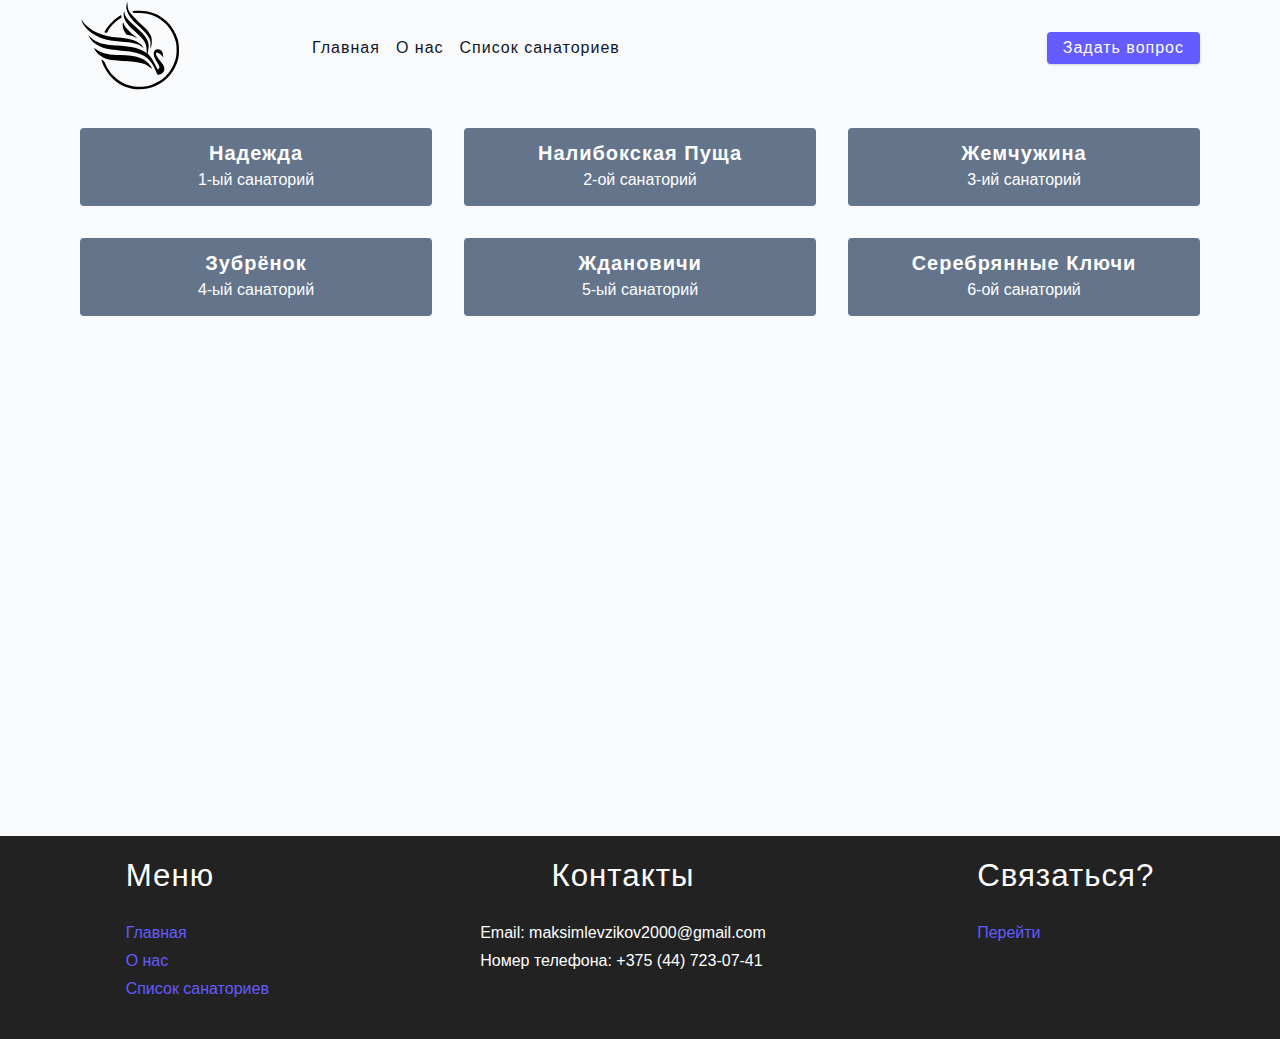
<file: tags.html>
<!DOCTYPE html>
<html lang="en">
  <head>
    <meta charset="UTF-8" />
    <meta http-equiv="X-UA-Compatible" content="IE=edge" />
    <meta name="viewport" content="width=device-width, initial-scale=1.0" />
    <title>Санатории || список санаториев</title>
    <!-- favicon -->
    <link rel="shortcut icon" href="./assets/favicon.ico" type="image/x-icon" />
    <!-- normalize -->
    <link rel="stylesheet" href="./css/normalize.css" />
    <link
      rel="stylesheet"
      href="https://cdnjs.cloudflare.com/ajax/libs/font-awesome/5.14.0/css/all.min.css"/>
    <script defer src="./js/burger.js"></script>
    <script defer src="./js/parserXML.js"></script>
    <!-- main css -->
    <link rel="stylesheet" href="./css/main.css" />
    <link href='https://fonts.googleapis.com/css?family=Raleway' rel='stylesheet'>
  </head>
  <body>
    <!-- header  -->
    <header>
      <nav class="navbar">
        <div class="nav-center">
          <div class="nav-header">
            <a href="index.html" class="nav-logo">
              <img src="./assets/logo.svg" alt="sanatoriy" />
            </a>
            <button class="nav-btn btn">
              <i class="fas fa-align-justify"></i>
            </button>
          </div>
          <div class="nav-links">
            <a href="index.html" class="nav-link"> Главная </a>
            <a href="about.html" class="nav-link"> О нас </a>
            <a href="tags.html" class="nav-link"> Список санаториев </a>
  
            <div class="nav-link contact-link">
              <a href="contact.html" class="btn"> Задать вопрос </a>
            </div>
          </div>
        </div>
      </nav>
    </header>
      <!-- end of header -->
    <main class="page">
         <section class="tags-wrapper" id="tagsContainer">
        </section>
    </main>
    <!-- footer -->
    <footer class="page-footer">
      <div class="footer-navigation">
        <h3>Меню</h3>
        <ul>
          <li><a href="index.html">Главная</a></li>
          <li><a href="about.html">О нас</a></li>
          <li><a href="tags.html">Список санаториев</a></li>
        </ul>
      </div>
      <div class="footer-contact">
        <h3>Контакты</h3>
        <p>Email: maksimlevzikov2000@gmail.com</p>
        <p>Номер телефона: +375 (44) 723-07-41</p>
      </div>
      <div class="footer-social">
        <h3>Связаться?</h3>
        <ul>
          <li><a href="contact.html">Перейти</a></li>
        </ul>
      </div>
    </footer>
  </body>
</html>
</file>
<file: css/main.css>
*,
::after,
::before {
  box-sizing: border-box;
  -webkit-tap-highlight-color: transparent
}
/* fonts */

@import url('https://fonts.googleapis.com/css2?family=Roboto:wght@400;500;600&family=Montserrat&display=swap');
html {
  font-size: 100%;
} /*16px*/

:root {
  /* colors */
  --primary-100: #e2e0ff;
  --primary-200: #c1beff;
  --primary-300: #a29dff;
  --primary-400: #837dff;
  --primary-500: #645cff;
  --primary-600: #504acc;
  --primary-700: #3c3799;
  --primary-800: #282566;
  --primary-900: #141233;

  /* grey */
  --grey-50: #f8fafc;
  --grey-100: #f1f5f9;
  --grey-200: #e2e8f0;
  --grey-300: #cbd5e1;
  --grey-400: #94a3b8;
  --grey-500: #64748b;
  --grey-600: #475569;
  --grey-700: #334155;
  --grey-800: #1e293b;
  --grey-900: #0f172a;
  /* rest of the colors */
  --black: #222;
  --white: #fff;
  --red-light: #f8d7da;
  --red-dark: #842029;
  --green-light: #d1e7dd;
  --green-dark: #0f5132;

  /* fonts  */
  --headingFont: 'Roboto', sans-serif;
  --bodyFont: 'Nunito', sans-serif;
  --smallText: 0.7em;
  /* rest of the vars */
  --backgroundColor: var(--grey-50);
  --textColor: var(--grey-900);
  --borderRadius: 0.25rem;
  --letterSpacing: 1px;
  --transition: 0.3s ease-in-out all;
  --max-width: 1120px;
  --fixed-width: 600px;

  /* box shadow*/
  --shadow-1: 0 1px 3px 0 rgba(0, 0, 0, 0.1), 0 1px 2px 0 rgba(0, 0, 0, 0.06);
  --shadow-2: 0 4px 6px -1px rgba(0, 0, 0, 0.1),
    0 2px 4px -1px rgba(0, 0, 0, 0.06);
  --shadow-3: 0 10px 15px -3px rgba(0, 0, 0, 0.1),
    0 4px 6px -2px rgba(0, 0, 0, 0.05);
  --shadow-4: 0 20px 25px -5px rgba(0, 0, 0, 0.1),
    0 10px 10px -5px rgba(0, 0, 0, 0.04);
}

body {
  background: var(--backgroundColor);
  font-family: var(--bodyFont);
  font-weight: 400;
  line-height: 1.75;
  color: var(--textColor);
}

p {
  margin-top: 0;
  margin-bottom: 1.5rem;
  max-width: 40em;
}

h1,
h2,
h3,
h4,
h5 {
  margin: 0;
  margin-bottom: 1.38rem;
  font-family: var(--headingFont);
  font-weight: 400;
  line-height: 1.3;
  text-transform: capitalize;
  letter-spacing: var(--letterSpacing);
}

h1 {
  margin-top: 0;
  font-size: 3.052rem;
}

h2 {
  font-size: 2.441rem;
}

h3 {
  font-size: 1.953rem;
}

h4 {
  font-size: 1.563rem;
}

h5 {
  font-size: 1.25rem;
}

small,
.text-small {
  font-size: var(--smallText);
}

a {
  text-decoration: none;
}
ul {
  list-style-type: none;
  padding: 0;
}

.img {
  width: 100%;
  display: block;
  object-fit: cover;
}
/* buttons */

.btn {
  cursor: pointer;
  color: var(--white);
  background: var(--primary-500);
  border: transparent;
  border-radius: var(--borderRadius);
  letter-spacing: var(--letterSpacing);
  padding: 0.375rem 0.75rem;
  box-shadow: var(--shadow-1);
  transition: var(--transtion);
  
  display: inline-block;
}
.btn:hover {
  background: var(--primary-700);
  box-shadow: var(--shadow-3);
}
.btn-hipster {
  color: var(--primary-500);
  background: var(--primary-200);
}
.btn-hipster:hover {
  color: var(--primary-200);
  background: var(--primary-700);
}
.btn-block {
  width: 100%;
}
/* form */

.form {
  width: 90vw;
  max-width: var(--fixed-width);
  background: var(--white);
  border-radius: var(--borderRadius);
  box-shadow: var(--shadow-2);
  padding: 2rem 2.5rem;
  margin: 3rem auto;
}
.form-label {
  display: block;
  font-size: var(--smallText);
  margin-bottom: 0.5rem;
  text-transform: capitalize;
  letter-spacing: var(--letterSpacing);
}
.form-input,
.form-textarea {
  width: 100%;
  padding: 0.375rem 0.75rem;
  border-radius: var(--borderRadius);
  background: var(--backgroundColor);
  border: 1px solid var(--grey-200);
}

.form-row {
  margin-bottom: 1rem;
}

.form-textarea {
  height: 7rem;
}
::placeholder {
  font-family: inherit;
  color: var(--grey-400);
}
.form-alert {
  color: var(--red-dark);
  letter-spacing: var(--letterSpacing);
  text-transform: capitalize;
}

/*
=============== 
Navbar
===============
*/

.navbar {
  display: flex;
  align-items: center;
  justify-content: center;
}
.nav-center {
  width: 90vw;
  max-width: var(--max-width);
}
.nav-header {
  height: 6rem;
  display: flex;
  justify-content: space-between;
  align-items: center;
}
.nav-header img {
  width: 200px;
}
.nav-logo {
  display: flex;
  align-items: flex-end;
}

.nav-btn {
  padding: 0.15rem 0.75rem;
  height: 1.5rem;
}
.nav-btn i {
  font-size: 1.25rem;
}
.nav-links {
  display: none;
}
.nav-links.active {
  position: relative;
  display: flex;
  flex-direction: column;
  transition: var(--transition);
  
}

.nav-link {
  display: block;
  text-align: center;
  font-size: 1.25rem;
  
  color: var(--grey-900);
  letter-spacing: var(--letterSpacing);
  padding: 1rem 0;
  border-top: 1px solid var(--grey-500);
  transition: var(--transition);
}
.nav-link:hover {
  color: var(--primary-500);
}

.contact-link a {
  padding: 0.15rem 1rem;
}

@media screen and (min-width: 992px) {
  .navbar {
    height: 6rem;
  }
  .nav-center {
    display: flex;
    align-items: center;
  }
  .nav-header {
    padding: 0;
    margin-right: 2rem;
    height: auto;
  }

  .nav-btn {
    display: none;
  }
  .nav-links {
    height: auto !important;
    flex-direction: row;
    align-items: center;
    display: flex;
    width: 100%;
  }
  .nav-link {
    padding: 0;
    border-top: none;
    margin-right: 1rem;
    font-size: 1rem;
  }
  .contact-link {
    margin-right: 0;
    margin-left: auto;
  }
}
/*
=============== 
Page
===============
*/

.page {
  width: 90vw;
  max-width: var(--max-width);
  margin: 0 auto;
}
.page {
  padding-top: 2rem;
  min-height: calc(100vh - (6rem + 4rem));
}
/*
=============== 
Footer
===============
*/

.page-footer {
  padding: 20px;
    display: flex;
    flex-wrap: wrap;
    justify-content: space-around;
    align-items: start;
    background: var(--black);
    color: var(--white);
}
.page-footer h5 {
  margin-top: 0;
  margin-bottom: 0;
}
.page-footer p {
  margin-bottom: 0;
}
.page-footer .footer-logo,
.page-footer a {
  color: var(--primary-500);
}
.footer-contact h3 {
  text-align: center;
}
/*
=============== 
Hero
===============
*/

.hero {
  height: 40vh;
  position: relative;
  margin-bottom: 2rem;
  background: url('../assets/main.jpg') center/cover no-repeat;
  border-radius: var(--borderRadius);
}
.hero-container {
  position: absolute;
  top: 0;
  left: 0;
  width: 100%;
  height: 100%;
  display: flex;
  align-items: center;
  justify-content: center;
  background: rgba(0, 0, 0, 0.4);
  border-radius: var(--borderRadius);
}
.hero-text {
  color: var(--white);
  text-align: center;
}

@media only screen and (min-width: 768px) {
  .hero-text h1 {
    font-size: 4rem;
    margin-bottom: 0;
  }
}

/*
=============== 
sanatoriys 
===============
*/

.sanatoriys-container {
  display: grid;
  gap: 2rem 1rem;
}

.sanatoriys-list {
  display: grid;
  gap: 2rem 1rem;
  padding-bottom: 3rem;
}
.tags-container {
  order: 1;
  display: flex;
  flex-direction: column;
  padding-bottom: 3rem;
  /* background: blue; */
}
.tags-container h4 {
  margin-bottom: 0.5rem;
  font-weight: 500;
}
.tags-list {
  display: grid;
  grid-template-columns: 1fr 1fr 1fr;
}
.tags-list a {
  text-transform: capitalize;
  display: block;
  color: var(--grey-500);
  transition: var(--transition);
}
.tags-list a:hover {
  color: var(--primary-500);
}
.sanatoriy {
  display: block;
}
.sanatoriy-img {
  height: 15rem;
  border-radius: var(--borderRadius);
  margin-bottom: 1rem;
}
.sanatoriy h5 {
  margin-bottom: 0;
  margin-top: 0.25rem;
  line-height: 1;
  color: var(--grey-700);
}
.sanatoriy p {
  margin-bottom: 0;
  line-height: 1;
  color: var(--grey-500);
  margin-top: 0.5rem;
  letter-spacing: var(--letterSpacing);
}
@media screen and (min-width: 576px) {
  .sanatoriys-list {
    grid-template-columns: 1fr 1fr;
  }
  .sanatoriy-img {
    height: 10rem;
  }
}

@media screen and (min-width: 992px) {
  .sanatoriys-container {
    gap: 1rem;
  }
  .sanatoriys-list {
    grid-template-columns: 1fr 1fr;
  }

  .sanatoriy p {
    font-size: 0.85rem;
  }
  .tags-container {
    order: 0;
    /* background: blue; */
  }
  .tags-list {
    display: grid;
    grid-template-columns: 1fr;
  }
}

@media screen and (min-width: 1200px) {
  .sanatoriy h5 {
    font-size: 1.15rem;
  }
  .sanatoriys-list {
    grid-template-columns: 1fr 1fr 1fr;
  }
}
/*
=============== 
About Page
===============
*/

.about-page h2 {
  text-transform: none;
  font-weight: bold;
  font-size: 30px;
}
.about-page {
  display: grid;
  gap: 2rem 4rem;
  padding-bottom: 3rem;
}
.about-img {
  border-radius: var(--borderRadius);
  height: 300px;
}

@media screen and (min-width: 992px) {
  .about-page {
    grid-template-columns: 1fr 1fr;
    grid-template-rows: 400px;
    align-items: center;
  }
  .about-img {
    height: 100%;
  }
}

.featured-title {
  text-align: center;
}
/*
=============== 
Contact Page
===============
*/
.contact-form {
  width: 100%;
  margin: 0;
}
.contact-container {
  display: grid;
  gap: 2rem 3rem;
  padding-bottom: 3rem;
}
@media screen and (min-width: 992px) {
  .contact-container {
    grid-template-columns: 1fr 450px;
    align-items: center;
  }
}

/*
=============== 
Tags Page
===============
*/

.tags-wrapper {
  display: grid;
  gap: 2rem;
  padding-bottom: 3rem;
}
.tag {
  background: var(--grey-500);
  border-radius: var(--borderRadius);
  text-align: center;
  color: var(--white);
  transition: var(--transition);
  padding: 0.75rem 0;
}
.tag:hover {
  background: var(--primary-500);
}
.tag h5,
.tag p {
  margin-bottom: 0;
}
.tag h5 {
  font-weight: 600;
}
@media screen and (min-width: 576px) {
  .tags-wrapper {
    grid-template-columns: 1fr 1fr;
  }
}
@media screen and (min-width: 992px) {
  .tags-wrapper {
    grid-template-columns: 1fr 1fr 1fr;
  }
}

/*
=============== 
sanatoriy Template
===============
*/

.sanatoriy-hero {
  display: grid;
  gap: 3rem;
}

.sanatoriy-hero-img {
  height: 300px;
  border-radius: var(--borderRadius);
}
.sanatoriy-info p {
  color: var(--grey-600);
}
.sanatoriy-icons {
  display: grid;
  grid-template-columns: repeat(3, 1fr);
  gap: 1rem;
  margin: 2rem 0;
  text-align: center;
}
.sanatoriy-icons i {
  font-size: 1.5rem;
  color: var(--primary-500);
}
.sanatoriy-icons h5,
.sanatoriy-icons p {
  margin-bottom: 0;
  font-size: 0.85em;
}

.sanatoriy-icons p {
  color: var(--grey-600);
}
.sanatoriy-tags {
  display: flex;
  align-items: center;
  flex-wrap: wrap;
  font-size: 0.7em;
  font-weight: 600;
}
.sanatoriy-tags a {
  background: var(--primary-500);
  border-radius: var(--borderRadius);
  color: var(--white);
  padding: 0.05rem 0.5rem;
  margin: 0 0.25rem;
  text-transform: capitalize;
}
@media screen and (min-width: 992px) {
  .sanatoriy-hero {
    grid-template-columns: 4fr 5fr;
    align-items: center;
  }
}
.sanatoriy-content {
  padding: 3rem 0;
  display: grid;
  gap: 2rem 5rem;
}
@media screen and (min-width: 992px) {
  .sanatoriy-content {
    grid-template-columns: 2fr 1fr;
  }
}
.instruction header {
  display: grid;
  grid-template-columns: auto 1fr;
  gap: 1.5rem;
  align-items: center;
}
.instruction header p {
  text-transform: uppercase;
  font-weight: 600;
  color: var(--primary-500);
  margin-bottom: 0;
}
.instruction > p {
  color: var(--grey-700);
}

.instruction header div {
  height: 2px;
  background: var(--grey-300);
}

.second-column {
  display: grid;
  row-gap: 2rem;
}

.medical {
  border-bottom: 2px solid var(--grey-300);
  padding-bottom: 0.75rem;
  color: var(--grey-700);
}
.food {
  border-bottom: 2px solid var(--grey-300);
  padding-bottom: 0.75rem;
  text-transform: capitalize;
}

.circle-image{
  display: inline-block;
  
}
.circle-image img{
  height: 50px;
  width: 50px;
  object-fit: cover;
  border-radius: 50%;
}

.otziv{
    vertical-align: middle;
    margin:0 0 5px 5px;
}
</file>
